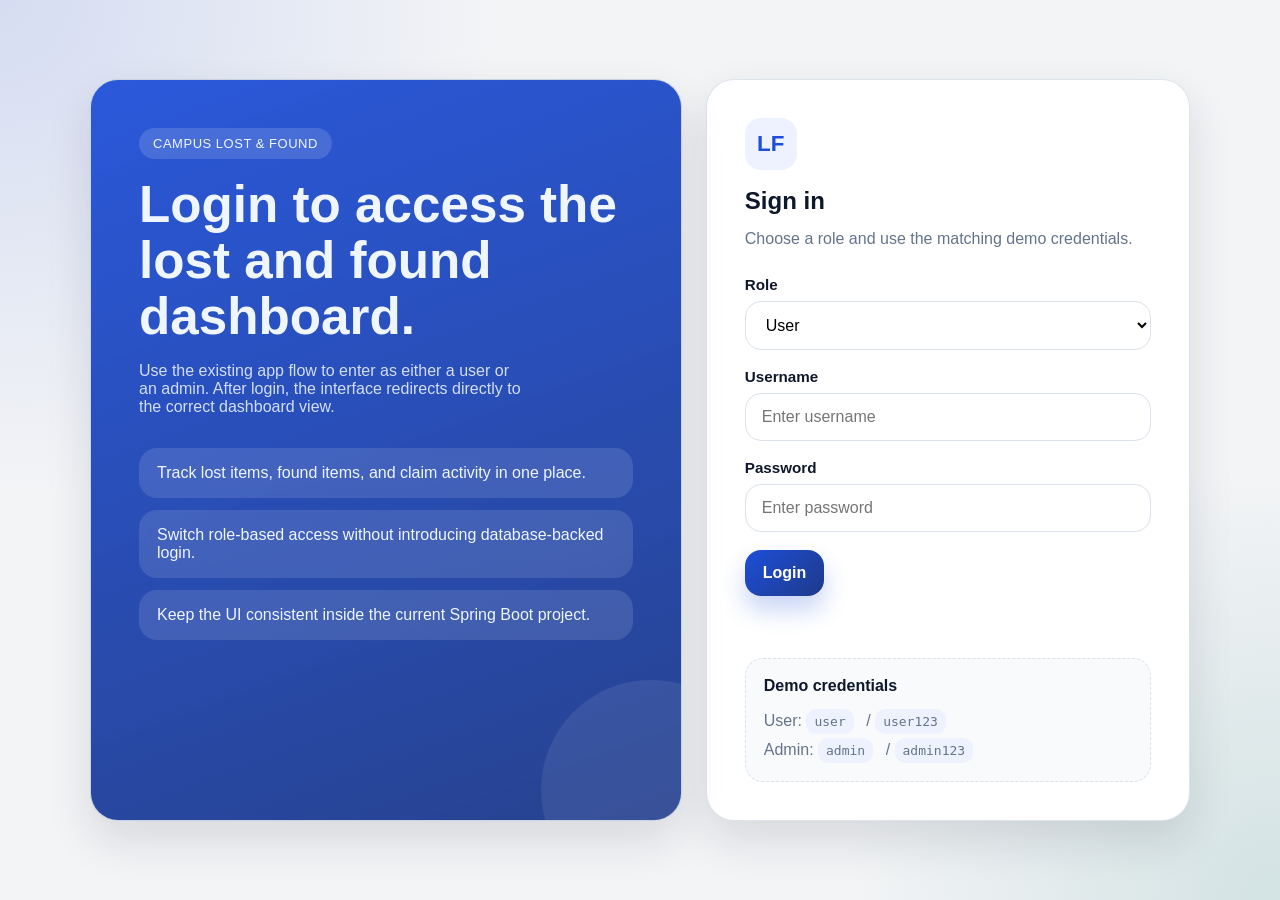
<file: src/main/resources/static/index.html>
<!DOCTYPE html>
<html lang="en">
<head>
  <meta charset="UTF-8">
  <meta name="viewport" content="width=device-width, initial-scale=1.0">
  <title>Lost & Found Login</title>
  <link rel="stylesheet" href="css/app.css">
</head>
<body>
  <main class="page-shell">
    <section class="auth-layout">
      <article class="hero-panel">
        <span class="eyebrow">Campus Lost & Found</span>
        <h1>Login to access the lost and found dashboard.</h1>
        <p>
          Use the existing app flow to enter as either a user or an admin. After login,
          the interface redirects directly to the correct dashboard view.
        </p>

        <div class="feature-list">
          <div class="feature-item">Track lost items, found items, and claim activity in one place.</div>
          <div class="feature-item">Switch role-based access without introducing database-backed login.</div>
          <div class="feature-item">Keep the UI consistent inside the current Spring Boot project.</div>
        </div>
      </article>

      <article class="form-panel">
        <div class="brand-mark">LF</div>
        <h2>Sign in</h2>
        <p>Choose a role and use the matching demo credentials.</p>

        <form id="loginForm" class="login-form">
          <div class="field-group">
            <label for="role">Role</label>
            <select id="role" required>
              <option value="user">User</option>
              <option value="admin">Admin</option>
            </select>
          </div>

          <div class="field-group">
            <label for="username">Username</label>
            <input id="username" type="text" placeholder="Enter username" required>
          </div>

          <div class="field-group">
            <label for="password">Password</label>
            <input id="password" type="password" placeholder="Enter password" required>
          </div>

          <div class="button-row">
            <button class="primary-btn" type="submit">Login</button>
          </div>

          <p id="loginStatus" class="status-message" aria-live="polite"></p>
        </form>

        <div class="credential-box">
          <strong>Demo credentials</strong>
          <div class="credential-note">User: <code>user</code> / <code>user123</code></div>
          <div class="credential-note">Admin: <code>admin</code> / <code>admin123</code></div>
        </div>
      </article>
    </section>
  </main>

  <script src="js/auth.js"></script>
</body>
</html>
</file>
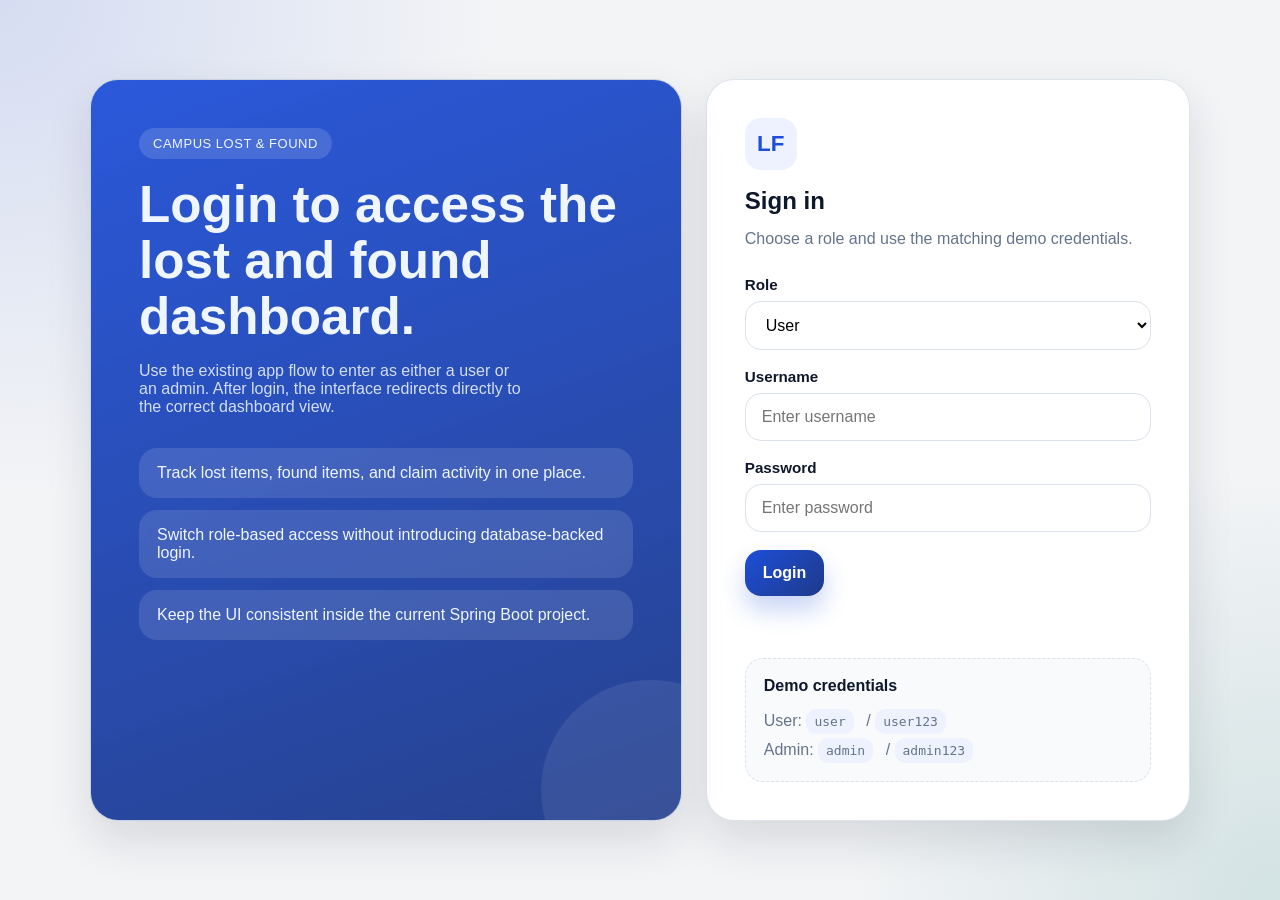
<file: src/main/resources/templates/index.html>
<!DOCTYPE html>
<html lang="en">
<head>
  <meta charset="UTF-8">
  <meta name="viewport" content="width=device-width, initial-scale=1.0">
  <title>Lost & Found Login</title>
  <link rel="stylesheet" href="../static/css/app.css">
</head>
<body>
  <main class="page-shell">
    <section class="auth-layout">
      <article class="hero-panel">
        <span class="eyebrow">Campus Lost & Found</span>
        <h1>Login to access the lost and found dashboard.</h1>
        <p>
          Use the existing app flow to enter as either a user or an admin. After login,
          the interface redirects directly to the correct dashboard view.
        </p>

        <div class="feature-list">
          <div class="feature-item">Track lost items, found items, and claim activity in one place.</div>
          <div class="feature-item">Switch role-based access without introducing database-backed login.</div>
          <div class="feature-item">Keep the UI consistent inside the current Spring Boot project.</div>
        </div>
      </article>

      <article class="form-panel">
        <div class="brand-mark">LF</div>
        <h2>Sign in</h2>
        <p>Choose a role and use the matching demo credentials.</p>

        <form id="loginForm" class="login-form">
          <div class="field-group">
            <label for="role">Role</label>
            <select id="role" required>
              <option value="user">User</option>
              <option value="admin">Admin</option>
            </select>
          </div>

          <div class="field-group">
            <label for="username">Username</label>
            <input id="username" type="text" placeholder="Enter username" required>
          </div>

          <div class="field-group">
            <label for="password">Password</label>
            <input id="password" type="password" placeholder="Enter password" required>
          </div>

          <div class="button-row">
            <button class="primary-btn" type="submit">Login</button>
          </div>

          <p id="loginStatus" class="status-message" aria-live="polite"></p>
        </form>

        <div class="credential-box">
          <strong>Demo credentials</strong>
          <div class="credential-note">User: <code>user</code> / <code>user123</code></div>
          <div class="credential-note">Admin: <code>admin</code> / <code>admin123</code></div>
        </div>
      </article>
    </section>
  </main>

  <script src="../static/auth.js"></script>
</body>
</html>
</file>
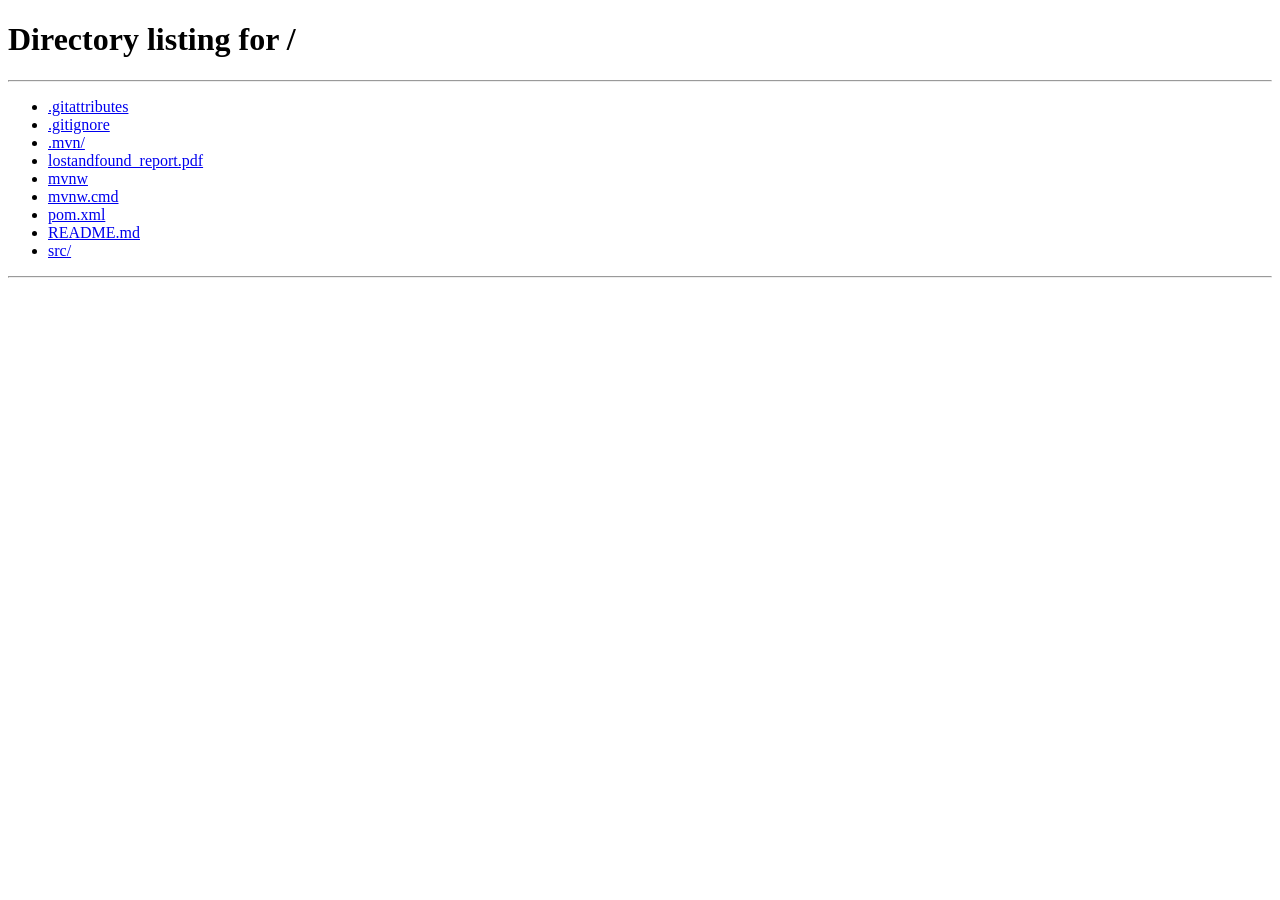
<file: src/main/resources/templates/dashboard.html>
<!DOCTYPE html>
<html lang="en" xmlns:th="http://www.thymeleaf.org">
<head>
  <meta charset="UTF-8">
  <meta name="viewport" content="width=device-width, initial-scale=1.0">
  <title>Lost & Found Dashboard</title>

  <!-- ✅ FIXED CSS PATH -->
  <link rel="stylesheet" th:href="@{/css/app.css}">
</head>

<body>
<main id="dashboardRoot" class="page-shell">
  <section class="dashboard-layout">
    <article class="dashboard-panel">

      <header class="dashboard-header">
        <div>
          <span class="eyebrow">Dashboard</span>
          <h1><span id="roleTitle">User</span> dashboard</h1>
          <p id="dashboardSubtitle" class="dashboard-subtitle"></p>
        </div>

        <div class="button-row">
          <span id="roleChip" class="role-chip">User</span>
          <button id="logoutButton" class="secondary-btn" type="button">Logout</button>
        </div>
      </header>

      <!-- ACTION CARDS -->
      <section id="actionGrid" class="card-grid"></section>

    </article>
  </section>
</main>

<!-- ✅ FIXED JS PATH -->
<script th:src="@{/js/auth.js}"></script>

<!-- 🔥 ADD THIS SCRIPT -->
<script>
  document.addEventListener("DOMContentLoaded", () => {

    const credentials = {
      user: {
        displayName: "User",
        actions: [
          { icon: "📝", title: "Report lost item", description: "Submit lost item details" },
          { icon: "📦", title: "Report found item", description: "Submit found item details" },
          { icon: "🔎", title: "Search items", description: "Browse all items" },
          { icon: "🙋", title: "Claim item", description: "Claim your item" }
        ]
      },
      admin: {
        displayName: "Admin",
        actions: [
          { icon: "✅", title: "Verify claims", description: "Verify ownership" },
          { icon: "⚖️", title: "Approve / reject claims", description: "Approve or reject" },
          { icon: "🗂️", title: "Manage items", description: "Manage system data" }
        ]
      }
    };

    // GET SESSION
    const session = JSON.parse(sessionStorage.getItem("lostfoundSession"));

    if (!session) {
      window.location.href = "/";
      return;
    }

    const account = credentials[session.role];

    // SET HEADER
    document.getElementById("roleTitle").textContent = account.displayName;
    document.getElementById("roleChip").textContent = account.displayName;

    document.getElementById("dashboardSubtitle").textContent =
            session.role === "admin"
                    ? "Admin control panel"
                    : "User dashboard";

    // CREATE CARDS
    const cardGrid = document.getElementById("actionGrid");
    cardGrid.innerHTML = "";

    account.actions.forEach((action) => {
      const card = document.createElement("article");
      card.className = "action-card";

      card.innerHTML = `
          <div class="action-icon">${action.icon}</div>
          <h3>${action.title}</h3>
          <p>${action.description}</p>
        `;

      // 🔥 IMPORTANT: NAVIGATION
      card.addEventListener("click", () => {
        window.location.href = "/lost-items";
      });

      cardGrid.appendChild(card);
    });

    // LOGOUT
    document.getElementById("logoutButton").addEventListener("click", () => {
      sessionStorage.removeItem("lostfoundSession");
      window.location.href = "/";
    });

  });
</script>

</body>
</html>
</file>
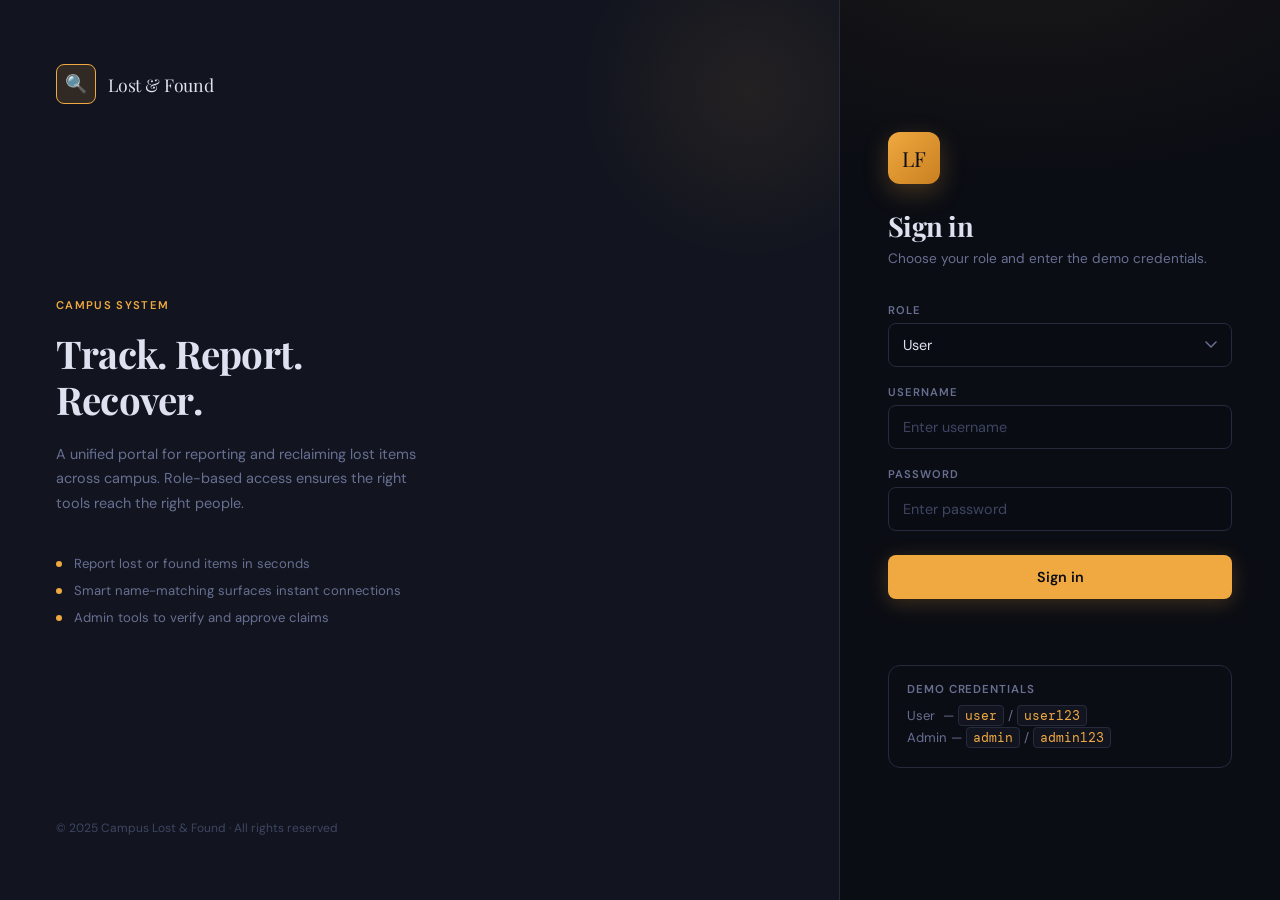
<file: src/main/resources/templates/lost-items.html>
<!DOCTYPE html>
<html lang="en" xmlns:th="http://www.thymeleaf.org">
<head>
    <meta charset="UTF-8">
    <meta name="viewport" content="width=device-width, initial-scale=1.0">
    <title>Lost &amp; Found</title>
    <link href="https://fonts.googleapis.com/css2?family=Playfair+Display:ital,wght@0,600;1,400&family=DM+Sans:wght@300;400;500;600&family=DM+Mono:wght@400&display=swap" rel="stylesheet">
    <style>
        *, *::before, *::after { box-sizing: border-box; margin: 0; padding: 0; }

        :root {
            --bg:           #0b0d14;
            --surface:      #12151f;
            --card:         #181c2a;
            --card-hi:      #1e2338;
            --border:       #252a3d;
            --border-hi:    #323857;
            --amber:        #f0a940;
            --amber-dim:    rgba(240,169,64,.14);
            --teal:         #3ecfb2;
            --teal-dim:     rgba(62,207,178,.13);
            --violet:       #9b8ffb;
            --violet-dim:   rgba(155,143,251,.13);
            --red:          #f06060;
            --red-dim:      rgba(240,96,96,.12);
            --text:         #dde1f0;
            --text-muted:   #686f92;
            --text-faint:   #3e4562;
            --input-bg:     rgba(10,12,20,.6);
            --radius-sm:    8px;
            --radius-md:    12px;
            --radius-lg:    18px;
            --radius-xl:    24px;
        }

        html { scroll-behavior: smooth; }

        body {
            font-family: 'DM Sans', sans-serif;
            background: var(--bg);
            color: var(--text);
            min-height: 100vh;
            background-image:
                    radial-gradient(ellipse 55% 38% at 80% -5%,  rgba(240,169,64,.06) 0%, transparent 65%),
                    radial-gradient(ellipse 40% 30% at 5%  90%, rgba(90,85,210,.055) 0%, transparent 60%);
        }

        /* ── VIEWS ── */
        .view { display: none; }
        .view.active { display: flex; flex-direction: column; min-height: 100vh; }

        /* ══════════════════════════════════════════
           LOGIN VIEW
        ══════════════════════════════════════════ */
        #view-login {
            flex-direction: row;
            min-height: 100vh;
        }

        .login-hero {
            flex: 1;
            background: var(--surface);
            border-right: 1px solid var(--border);
            padding: 64px 56px;
            display: flex;
            flex-direction: column;
            justify-content: space-between;
            position: relative;
            overflow: hidden;
        }
        .login-hero::after {
            content: '';
            position: absolute;
            top: -80px; right: -80px;
            width: 340px; height: 340px;
            border-radius: 50%;
            background: radial-gradient(circle, rgba(240,169,64,.08) 0%, transparent 70%);
            pointer-events: none;
        }

        .hero-logo {
            display: flex;
            align-items: center;
            gap: 12px;
        }
        .hero-logo-mark {
            width: 40px; height: 40px;
            background: var(--amber-dim);
            border: 1px solid var(--amber);
            border-radius: var(--radius-sm);
            display: grid; place-items: center;
            font-size: 18px;
        }
        .hero-logo-name {
            font-family: 'Playfair Display', serif;
            font-size: 1.1rem;
            letter-spacing: -.01em;
        }

        .hero-body { flex: 1; display: flex; flex-direction: column; justify-content: center; padding: 48px 0; }
        .hero-eyebrow {
            font-size: .7rem; font-weight: 600; letter-spacing: .12em;
            text-transform: uppercase; color: var(--amber);
            margin-bottom: 18px;
        }
        .hero-headline {
            font-family: 'Playfair Display', serif;
            font-size: clamp(1.8rem, 3vw, 2.6rem);
            line-height: 1.2;
            letter-spacing: -.02em;
            color: var(--text);
            margin-bottom: 20px;
            max-width: 380px;
        }
        .hero-desc { font-size: .9rem; color: var(--text-muted); line-height: 1.7; max-width: 360px; margin-bottom: 40px; }

        .feature-pills { display: flex; flex-direction: column; gap: 10px; }
        .feature-pill {
            display: flex; align-items: center; gap: 12px;
            font-size: .82rem; color: var(--text-muted);
        }
        .feature-pill::before {
            content: '';
            width: 6px; height: 6px; border-radius: 50%;
            background: var(--amber); flex-shrink: 0;
        }

        .hero-footer { font-size: .75rem; color: var(--text-faint); }

        /* -- form side -- */
        .login-form-side {
            width: 440px;
            padding: 64px 48px;
            display: flex;
            flex-direction: column;
            justify-content: center;
            gap: 0;
        }

        .form-brand { margin-bottom: 36px; }
        .brand-initials {
            width: 52px; height: 52px;
            background: linear-gradient(135deg, var(--amber) 0%, #c97f20 100%);
            border-radius: var(--radius-md);
            display: grid; place-items: center;
            font-family: 'Playfair Display', serif;
            font-size: 1.3rem;
            color: #0b0d14;
            margin-bottom: 24px;
            box-shadow: 0 8px 24px rgba(240,169,64,.25);
        }
        .form-title { font-family: 'Playfair Display', serif; font-size: 1.7rem; letter-spacing: -.02em; margin-bottom: 6px; }
        .form-subtitle { font-size: .85rem; color: var(--text-muted); }

        .login-form { display: flex; flex-direction: column; gap: 18px; }

        .field-wrap { display: flex; flex-direction: column; gap: 6px; }
        .field-label {
            font-size: .7rem; font-weight: 600; letter-spacing: .09em;
            text-transform: uppercase; color: var(--text-muted);
        }

        .field-input, .field-select {
            background: var(--input-bg);
            border: 1px solid var(--border);
            border-radius: var(--radius-sm);
            padding: 12px 14px;
            color: var(--text);
            font-family: 'DM Sans', sans-serif;
            font-size: .9rem;
            outline: none;
            width: 100%;
            transition: border-color .2s, box-shadow .2s;
            -webkit-appearance: none;
        }
        .field-input::placeholder { color: var(--text-faint); }
        .field-input:focus, .field-select:focus {
            border-color: var(--amber);
            box-shadow: 0 0 0 3px var(--amber-dim);
        }
        .field-select {
            cursor: pointer;
            background-image: url("data:image/svg+xml,%3Csvg xmlns='http://www.w3.org/2000/svg' width='12' height='8' viewBox='0 0 12 8'%3E%3Cpath d='M1 1l5 5 5-5' stroke='%23686f92' stroke-width='1.5' fill='none' stroke-linecap='round'/%3E%3C/svg%3E");
            background-repeat: no-repeat;
            background-position: right 14px center;
            padding-right: 36px;
        }
        .field-select option { background: #1e2235; color: var(--text); }

        .login-btn {
            margin-top: 6px;
            background: var(--amber);
            border: none;
            border-radius: var(--radius-sm);
            padding: 13px 24px;
            color: #0b0d14;
            font-family: 'DM Sans', sans-serif;
            font-size: .9rem; font-weight: 600;
            cursor: pointer;
            transition: opacity .18s, transform .15s, box-shadow .18s;
            box-shadow: 0 4px 20px rgba(240,169,64,.22);
        }
        .login-btn:hover { opacity: .92; transform: translateY(-1px); box-shadow: 0 8px 28px rgba(240,169,64,.3); }
        .login-btn:active { transform: translateY(0); }

        .login-status {
            font-size: .83rem; min-height: 20px;
            text-align: center; color: var(--red);
        }

        .demo-box {
            margin-top: 28px;
            border: 1px solid var(--border);
            border-radius: var(--radius-md);
            padding: 16px 18px;
        }
        .demo-box-title { font-size: .72rem; font-weight: 600; letter-spacing: .08em; text-transform: uppercase; color: var(--text-muted); margin-bottom: 10px; }
        .demo-cred { font-size: .82rem; color: var(--text-muted); margin-bottom: 5px; }
        .demo-cred code {
            font-family: 'DM Mono', monospace;
            font-size: .8rem;
            background: var(--surface);
            border: 1px solid var(--border);
            border-radius: 4px;
            padding: 1px 6px;
            color: var(--amber);
        }

        @media (max-width: 820px) {
            #view-login { flex-direction: column; }
            .login-hero { display: none; }
            .login-form-side { width: 100%; padding: 48px 28px; }
        }

        /* ══════════════════════════════════════════
           DASHBOARD VIEW
        ══════════════════════════════════════════ */
        #view-dashboard { padding: 40px 28px; }

        .dash-inner { max-width: 860px; margin: 0 auto; }

        .dash-topbar {
            display: flex; justify-content: space-between; align-items: flex-start;
            margin-bottom: 44px; padding-bottom: 28px;
            border-bottom: 1px solid var(--border);
        }

        .dash-eyebrow {
            font-size: .7rem; font-weight: 600; letter-spacing: .1em;
            text-transform: uppercase; color: var(--text-faint);
            margin-bottom: 6px;
        }
        .dash-headline {
            font-family: 'Playfair Display', serif;
            font-size: 2rem; letter-spacing: -.025em;
        }
        .dash-sub { font-size: .85rem; color: var(--text-muted); margin-top: 4px; }

        .dash-controls { display: flex; align-items: center; gap: 12px; }
        .role-badge {
            font-size: .75rem; font-weight: 600; letter-spacing: .06em;
            text-transform: uppercase;
            padding: 5px 12px;
            border-radius: 20px;
            background: var(--amber-dim);
            color: var(--amber);
            border: 1px solid rgba(240,169,64,.28);
        }
        .role-badge.admin { background: var(--violet-dim); color: var(--violet); border-color: rgba(155,143,251,.28); }

        .logout-btn {
            background: none;
            border: 1px solid var(--border);
            border-radius: var(--radius-sm);
            padding: 7px 16px;
            color: var(--text-muted);
            font-family: 'DM Sans', sans-serif;
            font-size: .82rem;
            cursor: pointer;
            transition: color .18s, border-color .18s;
        }
        .logout-btn:hover { color: var(--text); border-color: var(--border-hi); }

        .cards-section-label {
            font-size: .72rem; font-weight: 600; letter-spacing: .1em;
            text-transform: uppercase; color: var(--text-faint);
            margin-bottom: 18px;
        }
        .action-grid {
            display: grid;
            grid-template-columns: repeat(auto-fill, minmax(200px, 1fr));
            gap: 16px;
        }

        .action-card {
            background: var(--card);
            border: 1px solid var(--border);
            border-radius: var(--radius-lg);
            padding: 28px 22px 22px;
            cursor: pointer;
            display: flex; flex-direction: column; gap: 10px;
            position: relative; overflow: hidden;
            transition: transform .22s, border-color .22s, box-shadow .22s;
            animation: fadeUp .4s ease both;
        }
        .action-card:hover {
            transform: translateY(-4px);
            border-color: var(--border-hi);
            box-shadow: 0 14px 40px -10px rgba(0,0,0,.5);
        }
        .action-card:active { transform: translateY(-1px); }

        .ac-icon {
            width: 44px; height: 44px; border-radius: var(--radius-sm);
            display: grid; place-items: center; font-size: 20px;
            background: var(--amber-dim); border: 1px solid rgba(240,169,64,.2);
            margin-bottom: 4px;
        }
        .ac-icon.teal  { background: var(--teal-dim); border-color: rgba(62,207,178,.2); }
        .ac-icon.violet{ background: var(--violet-dim); border-color: rgba(155,143,251,.2); }
        .ac-icon.red   { background: var(--red-dim); border-color: rgba(240,96,96,.2); }

        .ac-title { font-weight: 500; font-size: .9rem; }
        .ac-desc  { font-size: .78rem; color: var(--text-muted); line-height: 1.5; }

        .ac-arrow {
            font-size: .72rem; color: var(--amber); margin-top: 6px;
            opacity: 0; transform: translateY(3px);
            transition: opacity .18s, transform .18s;
        }
        .action-card:hover .ac-arrow { opacity: 1; transform: translateY(0); }
        .action-card.teal-card:hover .ac-arrow  { color: var(--teal); }
        .action-card.violet-card:hover .ac-arrow{ color: var(--violet); }
        .action-card.red-card:hover .ac-arrow   { color: var(--red); }
        .action-card.teal-card:hover   { border-color: rgba(62,207,178,.35);  box-shadow: 0 14px 40px -10px rgba(0,0,0,.5), 0 0 0 1px rgba(62,207,178,.1); }
        .action-card.violet-card:hover { border-color: rgba(155,143,251,.35); box-shadow: 0 14px 40px -10px rgba(0,0,0,.5), 0 0 0 1px rgba(155,143,251,.1); }
        .action-card.red-card:hover    { border-color: rgba(240,96,96,.35);   box-shadow: 0 14px 40px -10px rgba(0,0,0,.5), 0 0 0 1px rgba(240,96,96,.1); }

        /* ══════════════════════════════════════════
           LOST & FOUND APP VIEW
        ══════════════════════════════════════════ */
        #view-app { padding: 40px 28px; }
        .app-inner { max-width: 860px; margin: 0 auto; display: flex; flex-direction: column; gap: 28px; }

        .app-topbar {
            display: flex; justify-content: space-between; align-items: center;
            padding-bottom: 24px; border-bottom: 1px solid var(--border);
        }
        .app-back {
            background: none; border: 1px solid var(--border); border-radius: var(--radius-sm);
            padding: 7px 16px; color: var(--text-muted);
            font-family: 'DM Sans', sans-serif; font-size: .82rem;
            cursor: pointer; transition: color .18s, border-color .18s;
            display: flex; align-items: center; gap: 6px;
        }
        .app-back:hover { color: var(--text); border-color: var(--border-hi); }

        .app-title-row { display: flex; align-items: center; gap: 12px; }
        .app-icon {
            width: 40px; height: 40px; background: var(--amber-dim);
            border: 1px solid rgba(240,169,64,.35); border-radius: var(--radius-sm);
            display: grid; place-items: center; font-size: 18px;
        }
        .app-heading { font-family: 'Playfair Display', serif; font-size: 1.5rem; letter-spacing: -.02em; }

        /* Tab nav */
        .tab-bar {
            display: flex; gap: 4px;
            background: var(--surface);
            border: 1px solid var(--border);
            border-radius: var(--radius-md);
            padding: 4px;
            align-self: flex-start;
        }
        .tab-btn {
            background: none; border: none; border-radius: var(--radius-sm);
            padding: 9px 20px; font-family: 'DM Sans', sans-serif;
            font-size: .85rem; color: var(--text-muted);
            cursor: pointer; transition: background .18s, color .18s;
            white-space: nowrap;
        }
        .tab-btn.active { background: var(--card-hi); color: var(--text); font-weight: 500; }
        .tab-btn:hover:not(.active) { color: var(--text); }

        /* Panels */
        .tab-panel { display: none; }
        .tab-panel.active { display: flex; flex-direction: column; gap: 24px; animation: fadeUp .35s ease both; }

        /* Form card */
        .form-card {
            background: var(--card);
            border: 1px solid var(--border);
            border-radius: var(--radius-lg);
            padding: 32px;
        }
        .card-section-title {
            font-size: .72rem; font-weight: 600; letter-spacing: .1em;
            text-transform: uppercase; margin-bottom: 22px;
        }
        .card-section-title.amber { color: var(--amber); }
        .card-section-title.teal  { color: var(--teal);  }

        .form-grid { display: grid; grid-template-columns: 1fr 1fr; gap: 18px; }
        @media (max-width: 600px) { .form-grid { grid-template-columns: 1fr; } }
        .form-group { display: flex; flex-direction: column; gap: 6px; }
        .form-group.span2 { grid-column: 1 / -1; }
        .form-group label { font-size: .7rem; font-weight: 600; letter-spacing: .09em; text-transform: uppercase; color: var(--text-muted); }
        .form-group input {
            background: var(--input-bg);
            border: 1px solid var(--border);
            border-radius: var(--radius-sm);
            padding: 11px 14px;
            color: var(--text); font-family: 'DM Sans', sans-serif;
            font-size: .9rem; outline: none; width: 100%;
            transition: border-color .2s, box-shadow .2s;
        }
        .form-group input::placeholder { color: var(--text-faint); }
        .form-group input:focus { border-color: var(--amber); box-shadow: 0 0 0 3px var(--amber-dim); }
        #panel-found .form-group input:focus { border-color: var(--teal); box-shadow: 0 0 0 3px var(--teal-dim); }

        .form-footer { margin-top: 24px; display: flex; justify-content: flex-end; }
        .submit-btn {
            border: none; border-radius: var(--radius-sm);
            padding: 12px 28px;
            font-family: 'DM Sans', sans-serif; font-size: .88rem; font-weight: 600;
            cursor: pointer; transition: opacity .18s, transform .15s, box-shadow .18s;
        }
        .submit-btn.amber { background: var(--amber); color: #0b0d14; box-shadow: 0 4px 18px rgba(240,169,64,.22); }
        .submit-btn.teal  { background: var(--teal);  color: #0b0d14; box-shadow: 0 4px 18px rgba(62,207,178,.2); }
        .submit-btn:hover  { opacity: .9; transform: translateY(-1px); }
        .submit-btn:active { transform: translateY(0); }

        /* Browse tables */
        .browse-card {
            background: var(--card); border: 1px solid var(--border);
            border-radius: var(--radius-lg); overflow: hidden;
        }
        .browse-card-header {
            padding: 20px 24px 16px;
            border-bottom: 1px solid var(--border);
        }

        .table-scroll { overflow-x: visible; }
        table { width: 100%; border-collapse: collapse; font-size: .86rem; }
        thead th {
            padding: 11px 16px;
            text-align: left; font-size: .7rem; font-weight: 600;
            letter-spacing: .08em; text-transform: uppercase;
            white-space: normal;
        }
        .browse-card.amber-card thead th { color: var(--amber); background: rgba(240,169,64,.05); }
        .browse-card.teal-card  thead th { color: var(--teal);  background: rgba(62,207,178,.05);  }
        tbody tr { border-top: 1px solid var(--border); transition: background .14s; }
        tbody tr:hover { background: rgba(255,255,255,.025); }
        tbody td { padding: 12px 16px; vertical-align: middle; }
        tbody td:first-child { color: var(--text-muted); font-size: .8rem; font-family: 'DM Mono', monospace; }

        .status-pill {
            display: inline-block; padding: 3px 10px;
            border-radius: 20px; font-size: .73rem; font-weight: 500;
            background: var(--amber-dim); color: var(--amber);
            border: 1px solid rgba(240,169,64,.25);
        }

        .claim-btn {
            background: none; border: 1px solid var(--border);
            border-radius: 6px; padding: 5px 12px;
            color: var(--teal); font-family: 'DM Sans', sans-serif;
            font-size: .78rem; cursor: pointer;
            transition: background .15s, border-color .15s;
        }
        .claim-btn:hover { background: var(--teal-dim); border-color: rgba(62,207,178,.35); }
        .claim-btn:disabled { opacity: .4; cursor: not-allowed; }

        .divider {
            display: flex; align-items: center; gap: 16px;
            color: var(--text-faint); font-size: .7rem; letter-spacing: .1em; text-transform: uppercase;
        }
        .divider::before, .divider::after {
            content: ''; flex: 1; height: 1px; background: var(--border);
        }

        /* ── Shared animations ── */
        @keyframes fadeUp {
            from { opacity: 0; transform: translateY(14px); }
            to   { opacity: 1; transform: translateY(0); }
        }

        /* ── Notification toast ── */
        #toast {
            position: fixed; bottom: 28px; left: 50%; transform: translateX(-50%) translateY(20px);
            background: var(--card-hi); border: 1px solid var(--border-hi);
            border-radius: var(--radius-md); padding: 13px 22px;
            font-size: .875rem; color: var(--text);
            box-shadow: 0 16px 48px rgba(0,0,0,.55);
            opacity: 0; pointer-events: none;
            transition: opacity .25s, transform .25s;
            z-index: 999; white-space: nowrap;
        }
        #toast.show { opacity: 1; transform: translateX(-50%) translateY(0); }
        #toast.success { border-color: rgba(62,207,178,.4); color: var(--teal); }
        #toast.match   { border-color: rgba(240,169,64,.4); color: var(--amber); }
        #toast.error   { border-color: rgba(240,96,96,.4);  color: var(--red);   }

        /* ── Empty state ── */
        .empty-state {
            padding: 40px 16px; text-align: center;
            color: var(--text-faint); font-size: .85rem;
        }
    </style>
</head>
<body>

<!-- ════════════════════════════════
     LOGIN VIEW
════════════════════════════════ -->
<div id="view-login" class="view active">

    <div class="login-hero">
        <div class="hero-logo">
            <div class="hero-logo-mark">🔍</div>
            <span class="hero-logo-name">Lost &amp; Found</span>
        </div>

        <div class="hero-body">
            <div class="hero-eyebrow">Campus System</div>
            <h1 class="hero-headline">Track. Report. Recover.</h1>
            <p class="hero-desc">
                A unified portal for reporting and reclaiming lost items across campus.
                Role-based access ensures the right tools reach the right people.
            </p>
            <div class="feature-pills">
                <div class="feature-pill">Report lost or found items in seconds</div>
                <div class="feature-pill">Smart name-matching surfaces instant connections</div>
                <div class="feature-pill">Admin tools to verify and approve claims</div>
            </div>
        </div>

        <div class="hero-footer">© 2025 Campus Lost &amp; Found · All rights reserved</div>
    </div>

    <div class="login-form-side">
        <div class="form-brand">
            <div class="brand-initials">LF</div>
            <h2 class="form-title">Sign in</h2>
            <p class="form-subtitle">Choose your role and enter the demo credentials.</p>
        </div>

        <div class="login-form">
            <div class="field-wrap">
                <label class="field-label" for="role">Role</label>
                <select class="field-select" id="role">
                    <option value="user">User</option>
                    <option value="admin">Admin</option>
                </select>
            </div>

            <div class="field-wrap">
                <label class="field-label" for="username">Username</label>
                <input class="field-input" id="username" type="text" placeholder="Enter username" autocomplete="off">
            </div>

            <div class="field-wrap">
                <label class="field-label" for="password">Password</label>
                <input class="field-input" id="password" type="password" placeholder="Enter password">
            </div>

            <button class="login-btn" id="loginBtn" type="button">Sign in</button>
            <p class="login-status" id="loginStatus"></p>
        </div>

        <div class="demo-box">
            <div class="demo-box-title">Demo credentials</div>
            <div class="demo-cred">User &nbsp;— <code>user</code> / <code>user123</code></div>
            <div class="demo-cred">Admin — <code>admin</code> / <code>admin123</code></div>
        </div>
    </div>

</div>

<!-- ════════════════════════════════
     DASHBOARD VIEW
════════════════════════════════ -->
<div id="view-dashboard" class="view">
    <div class="dash-inner">
        <div class="dash-topbar">
            <div>
                <div class="dash-eyebrow">Dashboard</div>
                <h2 class="dash-headline" id="dashTitle">Welcome</h2>
                <p class="dash-sub" id="dashSub"></p>
            </div>
            <div class="dash-controls">
                <span class="role-badge" id="roleBadge">User</span>
                <button class="logout-btn" id="logoutBtn" type="button">Log out</button>
            </div>
        </div>

        <div class="cards-section-label">Quick actions</div>
        <div class="action-grid" id="actionGrid"></div>
    </div>
</div>

<!-- ════════════════════════════════
     APP VIEW (Lost & Found)
════════════════════════════════ -->
<div id="view-app" class="view">
    <div class="app-inner">

        <!-- topbar -->
        <div class="app-topbar">
            <div class="app-title-row">
                <div class="app-icon">🔍</div>
                <h2 class="app-heading">Lost &amp; Found</h2>
            </div>
            <button class="app-back" id="appBackBtn" type="button">← Dashboard</button>
        </div>

        <!-- tab nav -->
        <div class="tab-bar">
            <button class="tab-btn active" type="button" data-tab="panel-lost">🪪 Report Lost</button>
            <button class="tab-btn" type="button" data-tab="panel-found">📦 Report Found</button>
            <button class="tab-btn" type="button" data-tab="panel-browse">📋 Browse All</button>
            <button class="tab-btn" type="button" data-tab="panel-claims" id="claimsTabBtn" style="display:none">⚖️ Review Claims</button>
            <button class="tab-btn" type="button" data-tab="panel-manage" id="manageTabBtn" style="display:none">🗂️ Manage Items</button>
            <button class="tab-btn" type="button" data-tab="panel-analytics" id="analyticsTabBtn" style="display:none">📊 Analytics</button>
        </div>

        <!-- ── LOST PANEL ── -->
        <div class="tab-panel active" id="panel-lost">
            <div class="form-card">
                <div class="card-section-title amber">Report a Lost Item</div>
                <div class="form-grid">
                    <div class="form-group">
                        <label for="lost-name">Item name</label>
                        <input type="text" id="lost-name" placeholder="e.g. Black Wallet">
                    </div>
                    <div class="form-group">
                        <label for="lost-reportedBy">Your name</label>
                        <input type="text" id="lost-reportedBy" placeholder="Full name">
                    </div>
                    <div class="form-group">
                        <label for="lost-location">Last seen location</label>
                        <input type="text" id="lost-location" placeholder="Where was it lost?">
                    </div>
                    <div class="form-group">
                        <label for="lost-description">Description</label>
                        <input type="text" id="lost-description" placeholder="Colour, brand, details…">
                    </div>
                </div>
                <div class="form-footer">
                    <button class="submit-btn amber" type="button" onclick="submitLostItem()">Submit Report</button>
                </div>
            </div>
        </div>

        <!-- ── FOUND PANEL ── -->
        <div class="tab-panel" id="panel-found">
            <div class="form-card">
                <div class="card-section-title teal">Report a Found Item</div>
                <div class="form-grid">
                    <div class="form-group">
                        <label for="found-name">Item name</label>
                        <input type="text" id="found-name" placeholder="e.g. Blue Umbrella">
                    </div>
                    <div class="form-group">
                        <label for="found-location">Found at</label>
                        <input type="text" id="found-location" placeholder="Where was it found?">
                    </div>
                    <div class="form-group span2">
                        <label for="found-description">Description</label>
                        <input type="text" id="found-description" placeholder="Colour, brand, condition…">
                    </div>
                </div>
                <div class="form-footer">
                    <button class="submit-btn teal" type="button" onclick="submitFoundItem()">Submit Found Item</button>
                </div>
            </div>
        </div>

        <!-- ── BROWSE PANEL ── -->
        <div class="tab-panel" id="panel-browse">

            <div class="browse-card amber-card">
                <div class="browse-card-header">
                    <div class="card-section-title amber" style="margin-bottom:0">All Lost Items</div>
                </div>
                <div class="table-scroll">
                    <table>
                        <thead>
                        <tr><th>ID</th><th>Name</th><th>Description</th><th>Location</th><th>Status</th><th>Reported By</th></tr>
                        </thead>
                        <tbody id="lost-tbody">
                        <!-- Thymeleaf server-render -->
                        <tr th:each="item : ${items}">
                            <td th:text="${item.id}"></td>
                            <td th:text="${item.name}"></td>
                            <td th:text="${item.description}"></td>
                            <td th:text="${item.location}"></td>
                            <td><span class="status-pill" th:text="${item.status}"></span></td>
                            <td th:text="${item.reportedBy}"></td>
                        </tr>
                        </tbody>
                    </table>
                </div>
            </div>

            <div class="divider">Found Items</div>

            <div class="browse-card teal-card">
                <div class="browse-card-header">
                    <div class="card-section-title teal" style="margin-bottom:0">All Found Items</div>
                </div>
                <div class="table-scroll">
                    <table>
                        <thead>
                        <tr><th>ID</th><th>Name</th><th>Description</th><th>Location</th><th>Action</th></tr>
                        </thead>
                        <tbody id="found-tbody">
                        <!-- Thymeleaf server-render -->
                        <tr th:each="item : ${foundItems}">
                            <td th:text="${item.id}"></td>
                            <td th:text="${item.name}"></td>
                            <td th:text="${item.description}"></td>
                            <td th:text="${item.location}"></td>
                            <td>
                                <span th:id="'status-' + ${item.id}" style="font-size:.78rem;color:var(--text-muted)">—</span><br>
                                <button class="claim-btn" th:id="'btn-' + ${item.id}"
                                        th:attr="onclick=|claimItem(${item.id})|">
                                    Claim
                                </button>
                            </td>
                        </tr>
                        </tbody>
                    </table>
                </div>
            </div>

        </div><!-- /panel-browse -->

        <div class="tab-panel" id="panel-claims">
            <div class="browse-card violet-card">
                <div class="browse-card-header">
                    <div class="card-section-title" style="margin-bottom:0;color:var(--violet)">Claim Review Queue</div>
                </div>
                <div class="table-scroll">
                    <table>
                        <thead>
                        <tr><th>Claim ID</th><th>Match</th><th>Found Item</th><th>User</th><th>Proof</th><th>Status</th><th>Action</th></tr>
                        </thead>
                        <tbody id="claims-tbody">
                        <tr>
                            <td colspan="7" style="padding:18px 16px;color:var(--text-muted)">No claims submitted yet.</td>
                        </tr>
                        </tbody>
                    </table>
                </div>
            </div>
        </div>

        <div class="tab-panel" id="panel-manage">
            <div class="browse-card amber-card">
                <div class="browse-card-header">
                    <div class="card-section-title amber" style="margin-bottom:0">Manage Lost Items</div>
                </div>
                <div class="table-scroll">
                    <table>
                        <thead>
                        <tr><th>ID</th><th>Name</th><th>Reported By</th><th>Status</th><th>Action</th></tr>
                        </thead>
                        <tbody id="manage-lost-tbody">
                        <tr>
                            <td colspan="5" style="padding:18px 16px;color:var(--text-muted)">Loading lost items...</td>
                        </tr>
                        </tbody>
                    </table>
                </div>
            </div>

            <div class="browse-card teal-card">
                <div class="browse-card-header">
                    <div class="card-section-title teal" style="margin-bottom:0">Manage Found Items</div>
                </div>
                <div class="table-scroll">
                    <table>
                        <thead>
                        <tr><th>ID</th><th>Name</th><th>Location</th><th>Status</th><th>Action</th></tr>
                        </thead>
                        <tbody id="manage-found-tbody">
                        <tr>
                            <td colspan="5" style="padding:18px 16px;color:var(--text-muted)">Loading found items...</td>
                        </tr>
                        </tbody>
                    </table>
                </div>
            </div>
        </div>

        <div class="tab-panel" id="panel-analytics">
            <div class="action-grid" id="analyticsGrid"></div>
            <div class="browse-card violet-card">
                <div class="browse-card-header">
                    <div class="card-section-title" style="margin-bottom:0;color:var(--violet)">System Snapshot</div>
                </div>
                <div style="padding:20px 24px;color:var(--text-muted);line-height:1.7" id="analyticsSummary">
                    Loading analytics...
                </div>
            </div>
        </div>

    </div>
</div>

<!-- Toast -->
<div id="toast"></div>

<script>
    /* ───────────────── CREDENTIALS ───────────────── */
    const CREDS = {
        user:  { pass: 'user123',  display: 'User',  subtitle: 'Browse, report, and claim your items.' },
        admin: { pass: 'admin123', display: 'Admin', subtitle: 'Manage, verify, and oversee all items.' }
    };

    const USER_ACTIONS = [
        { icon:'📝', color:'',        label:'Report Lost Item',  desc:'Submit details of something you lost.',  view:'lost'   },
        { icon:'📦', color:'teal',    label:'Report Found Item', desc:'Let others know you found something.',   view:'found'  },
        { icon:'🔎', color:'violet',  label:'Browse All Items',  desc:'View every reported item in one place.', view:'browse' },
        { icon:'🙋', color:'violet',  label:'Claim an Item',     desc:'Claim ownership of a found item.',       view:'browse' },
    ];

    const ADMIN_ACTIONS = [
        { icon:'✅', color:'teal',   label:'Verify Claims',         desc:'Check proof of ownership for claims.',      view:'claims' },
        { icon:'⚖️', color:'amber',  label:'Approve / Reject',      desc:'Finalise pending claim decisions.',          view:'claims' },
        { icon:'🗂️', color:'violet', label:'Manage Items',          desc:'Edit or remove items from the system.',      view:'manage' },
        { icon:'📊', color:'red',    label:'View Analytics',        desc:'Overview of activity and statistics.',       view:'analytics' },
    ];

    /* ───────────────── TOAST ───────────────── */
    let toastTimer;
    function toast(msg, type='success') {
        const el = document.getElementById('toast');
        el.textContent = msg;
        el.className = 'show ' + type;
        clearTimeout(toastTimer);
        toastTimer = setTimeout(() => { el.className = ''; }, 3200);
    }

    /* ───────────────── VIEW SWITCHING ───────────────── */
    function showView(id) {
        document.querySelectorAll('.view').forEach(v => v.classList.remove('active'));
        document.getElementById(id).classList.add('active');
        window.scrollTo({ top: 0, behavior: 'smooth' });
    }

    function getSession() {
        const raw = sessionStorage.getItem('lostfoundSession');
        return raw ? JSON.parse(raw) : null;
    }

    function getCurrentRole() {
        const session = getSession();
        return session ? session.role : null;
    }

    function activateTab(tabKey) {
        document.querySelectorAll('.tab-btn').forEach(b => b.classList.remove('active'));
        document.querySelectorAll('.tab-panel').forEach(p => p.classList.remove('active'));
        const targetTab = document.querySelector(`.tab-btn[data-tab="${tabKey}"]`);
        if (targetTab) {
            targetTab.classList.add('active');
        }
        const targetPanel = document.getElementById(tabKey);
        if (targetPanel) {
            targetPanel.classList.add('active');
        }

        if (tabKey === 'panel-claims' && getCurrentRole() === 'admin') {
            loadClaims();
        }

        if (tabKey === 'panel-browse') {
            configureBrowsePanel();
        }

        if (tabKey === 'panel-manage' && getCurrentRole() === 'admin') {
            loadManageItems();
        }

        if (tabKey === 'panel-analytics' && getCurrentRole() === 'admin') {
            loadAnalytics();
        }
    }

    /* ───────────────── TAB SWITCHING ───────────────── */
    function initTabs() {
        document.querySelectorAll('.tab-btn').forEach(btn => {
            btn.addEventListener('click', () => {
                activateTab(btn.dataset.tab);
            });
        });
    }

    /* ───────────────── LOGIN ───────────────── */
    document.getElementById('loginBtn').addEventListener('click', handleLogin);
    document.getElementById('password').addEventListener('keydown', e => { if (e.key === 'Enter') handleLogin(); });

    function handleLogin() {
        const role     = document.getElementById('role').value;
        const username = document.getElementById('username').value.trim();
        const password = document.getElementById('password').value;
        const status   = document.getElementById('loginStatus');

        if (!username || !password) {
            status.textContent = 'Please enter your username and password.';
            return;
        }

        const cred = CREDS[role];
        if (username !== role || password !== cred.pass) {
            status.textContent = 'Invalid credentials. Check the demo box below.';
            return;
        }

        status.textContent = '';
        sessionStorage.setItem('lostfoundSession', JSON.stringify({ role, username }));
        buildDashboard(role);
        showView('view-dashboard');
    }

    /* ───────────────── DASHBOARD ───────────────── */
    function buildDashboard(role) {
        const cred    = CREDS[role];
        const actions = role === 'admin' ? ADMIN_ACTIONS : USER_ACTIONS;
        const claimsTabBtn = document.getElementById('claimsTabBtn');
        const manageTabBtn = document.getElementById('manageTabBtn');
        const analyticsTabBtn = document.getElementById('analyticsTabBtn');

        if (claimsTabBtn) {
            claimsTabBtn.style.display = role === 'admin' ? 'inline-flex' : 'none';
        }
        if (manageTabBtn) {
            manageTabBtn.style.display = role === 'admin' ? 'inline-flex' : 'none';
        }
        if (analyticsTabBtn) {
            analyticsTabBtn.style.display = role === 'admin' ? 'inline-flex' : 'none';
        }

        document.getElementById('dashTitle').textContent = cred.display + ' Dashboard';
        document.getElementById('dashSub').textContent   = cred.subtitle;

        const badge = document.getElementById('roleBadge');
        badge.textContent = cred.display;
        badge.className   = 'role-badge' + (role === 'admin' ? ' admin' : '');

        const grid = document.getElementById('actionGrid');
        grid.innerHTML = '';

        actions.forEach((a, i) => {
            const card = document.createElement('div');
            const colorClass = a.color ? a.color + '-card' : '';
            card.className = 'action-card ' + colorClass;
            card.style.animationDelay = (i * 0.07) + 's';

            const iconColor = a.color || 'amber';
            card.innerHTML = `
        <div class="ac-icon ${iconColor}">${a.icon}</div>
        <div class="ac-title">${a.label}</div>
        <div class="ac-desc">${a.desc}</div>
        <div class="ac-arrow">Go →</div>
      `;

            card.addEventListener('click', () => {
                showView('view-app');
                const tabKey = {
                    lost:'panel-lost',
                    found:'panel-found',
                    browse:'panel-browse',
                    claims:'panel-claims',
                    manage:'panel-manage',
                    analytics:'panel-analytics'
                }[a.view] || 'panel-lost';
                activateTab(tabKey);
            });

            grid.appendChild(card);
        });
    }

    document.getElementById('logoutBtn').addEventListener('click', () => {
        sessionStorage.removeItem('lostfoundSession');
        showView('view-login');
    });

    document.getElementById('appBackBtn').addEventListener('click', () => {
        showView('view-dashboard');
    });

    /* ───────────────── SESSION RESTORE ───────────────── */
    window.addEventListener('DOMContentLoaded', () => {
        initTabs();
        const session = sessionStorage.getItem('lostfoundSession');
        if (session) {
            const { role } = JSON.parse(session);
            buildDashboard(role);
            showView('view-dashboard');
        }
    });

    /* ───────────────── LOST ITEM SUBMIT ───────────────── */
    async function submitLostItem() {
        const name        = document.getElementById('lost-name').value.trim();
        const reportedBy  = document.getElementById('lost-reportedBy').value.trim();
        const location    = document.getElementById('lost-location').value.trim();
        const description = document.getElementById('lost-description').value.trim();

        if (!name || !reportedBy) { toast('Item name and your name are required.', 'error'); return; }

        try {
            const res   = await fetch('/add-item', {
                method: 'POST',
                headers: { 'Content-Type': 'application/json' },
                body: JSON.stringify({ name, reportedBy, location, description })
            });
            const saved = await res.json();

            const foundRes   = await fetch('/found-items');
            const foundItems = await foundRes.json();

            const match = foundItems.find(f =>
                f.name.toLowerCase().includes(name.toLowerCase()) ||
                name.toLowerCase().includes(f.name.toLowerCase())
            );

            if (match) {
                await fetch('/api/matches', {
                    method: 'POST',
                    headers: { 'Content-Type': 'application/json' },
                    body: JSON.stringify({ lostItemId: saved.id, foundItemId: match.id })
                });
                toast('🎉 Match found! Check Browse All.', 'match');
            } else {
                toast('Report saved. No match yet.', 'success');
            }

            ['lost-name','lost-reportedBy','lost-location','lost-description'].forEach(id => {
                document.getElementById(id).value = '';
            });

            setTimeout(() => window.location.reload(), 1600);
        } catch (err) {
            toast('Server error — please try again.', 'error');
        }
    }

    /* ───────────────── FOUND ITEM SUBMIT ───────────────── */
    async function submitFoundItem() {
        const name        = document.getElementById('found-name').value.trim();
        const location    = document.getElementById('found-location').value.trim();
        const description = document.getElementById('found-description').value.trim();

        if (!name) { toast('Item name is required.', 'error'); return; }

        try {
            const res   = await fetch('/found-items', {
                method: 'POST',
                headers: { 'Content-Type': 'application/json' },
                body: JSON.stringify({ name, location, description })
            });
            const saved = await res.json();

            const lostRes   = await fetch('/lost-items');
            const lostItems = await lostRes.json();

            const match = lostItems.find(l =>
                l.name.toLowerCase().includes(name.toLowerCase()) ||
                name.toLowerCase().includes(l.name.toLowerCase())
            );

            if (match) {
                await fetch('/api/matches', {
                    method: 'POST',
                    headers: { 'Content-Type': 'application/json' },
                    body: JSON.stringify({ lostItemId: match.id, foundItemId: saved.id })
                });
                toast('🎉 Match found! Check Browse All.', 'match');
            } else {
                toast('Found item saved. No match yet.', 'success');
            }

            ['found-name','found-location','found-description'].forEach(id => {
                document.getElementById(id).value = '';
            });

            setTimeout(() => window.location.reload(), 1600);
        } catch (err) {
            toast('Server error — please try again.', 'error');
        }
    }

    /* ───────────────── CLAIM ───────────────── */
    async function claimItem(foundItemId) {
        try {
            const matchRes = await fetch('/api/matches');
            if (!matchRes.ok) {
                throw new Error('Unable to load matches');
            }
            const matches  = await matchRes.json();
            const match    = matches.find(m => String(m.foundItemId) === String(foundItemId));

            if (!match) { toast('No match found for this item.', 'error'); return; }

            const claimRes = await fetch('/claims', {
                method: 'POST',
                headers: { 'Content-Type': 'application/json' },
                body: JSON.stringify({ matchId: match.id, userId: 1, proof: 'Claimed via UI' })
            });
            if (!claimRes.ok) {
                throw new Error('Unable to submit claim');
            }

            const btn = document.getElementById('btn-' + foundItemId);
            if (btn) { btn.disabled = true; btn.textContent = 'Claimed ✔'; }

            const statusEl = document.getElementById('status-' + foundItemId);
            if (statusEl) { statusEl.textContent = 'Claimed'; statusEl.style.color = 'var(--teal)'; }

            toast('Claim submitted successfully!', 'success');
        } catch (err) {
            toast('Server error — please try again.', 'error');
        }
    }

    async function refreshClaimButtons() {
        if (getCurrentRole() !== 'user') {
            return;
        }

        try {
            const [matchesRes, claimsRes] = await Promise.all([
                fetch('/api/matches'),
                fetch('/claims')
            ]);

            if (!matchesRes.ok || !claimsRes.ok) {
                return;
            }

            const matches = await matchesRes.json();
            const claims = await claimsRes.json();

            document.querySelectorAll('[id^="btn-"]').forEach(btn => {
                const foundItemId = btn.id.replace('btn-', '');
                const statusEl = document.getElementById('status-' + foundItemId);
                const match = matches.find(item => String(item.foundItemId) === String(foundItemId));

                if (!match) {
                    btn.disabled = true;
                    btn.textContent = 'No Match Yet';
                    if (statusEl) {
                        statusEl.textContent = 'Waiting for match';
                        statusEl.style.color = 'var(--text-muted)';
                    }
                    return;
                }

                const existingClaim = claims.find(item => String(item.matchId) === String(match.id));
                if (existingClaim) {
                    btn.disabled = true;
                    btn.textContent = 'Claimed ✔';
                    if (statusEl) {
                        statusEl.textContent = existingClaim.status || 'PENDING';
                        statusEl.style.color = existingClaim.status === 'REJECTED' ? 'var(--red)' : 'var(--teal)';
                    }
                    return;
                }

                btn.disabled = false;
                btn.textContent = 'Claim';
                if (statusEl) {
                    statusEl.textContent = 'Matched';
                    statusEl.style.color = 'var(--amber)';
                }
            });
        } catch (err) {
            // Leave the server-rendered buttons as-is if background refresh fails.
        }
    }

    function configureBrowsePanel() {
        if (getCurrentRole() === 'admin') {
            document.querySelectorAll('[id^="btn-"]').forEach(btn => {
                btn.disabled = true;
                btn.textContent = 'Admin View';
            });

            document.querySelectorAll('[id^="status-"]').forEach(statusEl => {
                statusEl.textContent = 'Review in admin tools';
                statusEl.style.color = 'var(--violet)';
            });
            return;
        }

        refreshClaimButtons();
    }

    async function loadClaims() {
        if (getCurrentRole() !== 'admin') {
            return;
        }

        const tbody = document.getElementById('claims-tbody');
        tbody.innerHTML = `
            <tr>
                <td colspan="7" style="padding:18px 16px;color:var(--text-muted)">Loading claims...</td>
            </tr>
        `;

        try {
            const [claimsRes, matchesRes, foundRes] = await Promise.all([
                fetch('/claims'),
                fetch('/api/matches'),
                fetch('/found-items')
            ]);

            const claims = await claimsRes.json();
            const matches = await matchesRes.json();
            const foundItems = await foundRes.json();

            if (!claims.length) {
                tbody.innerHTML = `
                    <tr>
                        <td colspan="7" style="padding:18px 16px;color:var(--text-muted)">No claims submitted yet.</td>
                    </tr>
                `;
                return;
            }

            tbody.innerHTML = claims.map(claim => {
                const match = matches.find(item => item.id === claim.matchId);
                const foundItem = match ? foundItems.find(item => item.id === match.foundItemId) : null;
                const status = claim.status || 'PENDING';
                const isPending = status === 'PENDING';

                return `
                    <tr>
                        <td>${claim.id}</td>
                        <td>${claim.matchId}</td>
                        <td>${foundItem ? foundItem.name : 'Unknown item'}</td>
                        <td>${claim.userId}</td>
                        <td>${claim.proof || 'No proof submitted'}</td>
                        <td><span class="status-pill">${status}</span></td>
                        <td>
                            <button class="claim-btn" type="button" onclick="updateClaimStatus(${claim.id}, 'APPROVED')" ${isPending ? '' : 'disabled'}>Approve</button>
                            <button class="claim-btn" type="button" onclick="updateClaimStatus(${claim.id}, 'REJECTED')" ${isPending ? '' : 'disabled'} style="margin-left:8px;background:var(--red-dim);color:var(--red);border-color:rgba(240,96,96,.25)">Reject</button>
                        </td>
                    </tr>
                `;
            }).join('');
        } catch (err) {
            tbody.innerHTML = `
                <tr>
                    <td colspan="7" style="padding:18px 16px;color:var(--red)">Unable to load claims right now.</td>
                </tr>
            `;
        }
    }

    async function updateClaimStatus(claimId, status) {
        if (getCurrentRole() !== 'admin') {
            toast('Only admins can review claims.', 'error');
            return;
        }

        try {
            const res = await fetch(`/claims/verify/${claimId}?status=${status}`, {
                method: 'PUT'
            });

            if (!res.ok) {
                throw new Error('Failed to update claim');
            }

            toast(`Claim ${status.toLowerCase()} successfully.`, 'success');
            await loadClaims();
        } catch (err) {
            toast('Could not update claim status.', 'error');
        }
    }

    async function loadManageItems() {
        if (getCurrentRole() !== 'admin') {
            return;
        }

        const lostTbody = document.getElementById('manage-lost-tbody');
        const foundTbody = document.getElementById('manage-found-tbody');

        try {
            const [lostRes, foundRes, matchesRes, claimsRes] = await Promise.all([
                fetch('/lost-items'),
                fetch('/found-items'),
                fetch('/api/matches'),
                fetch('/claims')
            ]);

            if (!lostRes.ok || !foundRes.ok || !matchesRes.ok || !claimsRes.ok) {
                throw new Error('Unable to load items');
            }

            const [lostItems, foundItems, matches, claims] = await Promise.all([
                lostRes.json(),
                foundRes.json(),
                matchesRes.json(),
                claimsRes.json()
            ]);

            lostTbody.innerHTML = lostItems.length ? lostItems.map(item => `
                <tr>
                    <td>${item.id}</td>
                    <td>${item.name}</td>
                    <td>${item.reportedBy || 'Unknown'}</td>
                    <td><span class="status-pill">${item.status || 'REPORTED'}</span></td>
                    <td>${renderManageAction('lost', item.id, matches, claims)}</td>
                </tr>
            `).join('') : `
                <tr>
                    <td colspan="5" style="padding:18px 16px;color:var(--text-muted)">No lost items to manage.</td>
                </tr>
            `;

            foundTbody.innerHTML = foundItems.length ? foundItems.map(item => `
                <tr>
                    <td>${item.id}</td>
                    <td>${item.name}</td>
                    <td>${item.location || 'Unknown'}</td>
                    <td><span class="status-pill">${item.status || 'RECORDED'}</span></td>
                    <td>${renderManageAction('found', item.id, matches, claims)}</td>
                </tr>
            `).join('') : `
                <tr>
                    <td colspan="5" style="padding:18px 16px;color:var(--text-muted)">No found items to manage.</td>
                </tr>
            `;
        } catch (err) {
            lostTbody.innerHTML = `
                <tr>
                    <td colspan="5" style="padding:18px 16px;color:var(--red)">Unable to load lost items.</td>
                </tr>
            `;
            foundTbody.innerHTML = `
                <tr>
                    <td colspan="5" style="padding:18px 16px;color:var(--red)">Unable to load found items.</td>
                </tr>
            `;
        }
    }

    async function deleteItemRecord(type, id) {
        if (getCurrentRole() !== 'admin') {
            toast('Only admins can manage items.', 'error');
            return;
        }

        const endpoint = type === 'lost' ? `/lost-items/${id}` : `/found-items/${id}`;

        try {
            const res = await fetch(endpoint, { method: 'DELETE' });
            if (!res.ok) {
                throw new Error('Delete failed');
            }

            toast(`${type === 'lost' ? 'Lost' : 'Found'} item deleted.`, 'success');
            await Promise.all([loadManageItems(), loadAnalytics()]);
        } catch (err) {
            toast('Could not delete the selected item.', 'error');
        }
    }

    function renderManageAction(type, id, matches, claims) {
        const relatedMatches = matches.filter(match =>
            type === 'lost' ? String(match.lostItemId) === String(id) : String(match.foundItemId) === String(id)
        );
        const hasClaim = relatedMatches.some(match => claims.some(claim => String(claim.matchId) === String(match.id)));

        if (relatedMatches.length || hasClaim) {
            return '<span style="color:var(--text-muted);font-size:.78rem">Linked to match/claim</span>';
        }

        return `<button class="claim-btn" type="button" onclick="deleteItemRecord('${type}', ${id})">Delete</button>`;
    }

    async function loadAnalytics() {
        if (getCurrentRole() !== 'admin') {
            return;
        }

        const grid = document.getElementById('analyticsGrid');
        const summary = document.getElementById('analyticsSummary');

        try {
            const [lostRes, foundRes, claimsRes, matchesRes] = await Promise.all([
                fetch('/lost-items'),
                fetch('/found-items'),
                fetch('/claims'),
                fetch('/api/matches')
            ]);

            if (!lostRes.ok || !foundRes.ok || !claimsRes.ok || !matchesRes.ok) {
                throw new Error('Unable to load analytics');
            }

            const [lostItems, foundItems, claims, matches] = await Promise.all([
                lostRes.json(),
                foundRes.json(),
                claimsRes.json(),
                matchesRes.json()
            ]);

            const approvedClaims = claims.filter(item => item.status === 'APPROVED').length;
            const pendingClaims = claims.filter(item => !item.status || item.status === 'PENDING').length;
            const matchedItems = matches.filter(item => item.matchStatus === 'PENDING' || item.matchStatus === 'APPROVED').length;

            grid.innerHTML = [
                { icon: '🪪', label: 'Lost Reports', value: lostItems.length, color: '' },
                { icon: '📦', label: 'Found Reports', value: foundItems.length, color: 'teal' },
                { icon: '⚖️', label: 'Pending Claims', value: pendingClaims, color: 'amber' },
                { icon: '✅', label: 'Approved Claims', value: approvedClaims, color: 'violet' },
                { icon: '🔗', label: 'Active Matches', value: matchedItems, color: 'red' }
            ].map((card, index) => `
                <div class="action-card ${card.color ? card.color + '-card' : ''}" style="animation-delay:${index * 0.05}s;cursor:default">
                    <div class="ac-icon ${card.color || 'amber'}">${card.icon}</div>
                    <div class="ac-title">${card.label}</div>
                    <div class="ac-desc" style="font-size:1.5rem;color:var(--text)">${card.value}</div>
                </div>
            `).join('');

            summary.innerHTML = `
                <strong style="color:var(--text)">Overview</strong><br>
                There are ${lostItems.length} lost reports, ${foundItems.length} found reports, ${matches.length} matches, and ${claims.length} claims in the system.<br><br>
                ${pendingClaims} claims are still waiting for review. ${approvedClaims} claims have already been approved by an admin.
            `;
        } catch (err) {
            grid.innerHTML = `
                <div class="action-card red-card" style="cursor:default">
                    <div class="ac-icon red">!</div>
                    <div class="ac-title">Analytics unavailable</div>
                    <div class="ac-desc">The dashboard could not load system metrics.</div>
                </div>
            `;
            summary.textContent = 'Analytics could not be loaded right now.';
        }
    }
</script>

</body>
</html>
</file>
<file: src/main/resources/static/css/app.css>
* {
  box-sizing: border-box;
}

:root {
  --bg: #f3f4f6;
  --panel: #ffffff;
  --panel-soft: #eef2ff;
  --primary: #1d4ed8;
  --primary-dark: #1e3a8a;
  --accent: #0f766e;
  --text: #0f172a;
  --muted: #64748b;
  --border: #dbe2ea;
  --shadow: 0 20px 45px rgba(15, 23, 42, 0.12);
}

body {
  margin: 0;
  min-height: 100vh;
  font-family: "Segoe UI", Tahoma, Geneva, Verdana, sans-serif;
  color: var(--text);
  background:
    radial-gradient(circle at top left, rgba(29, 78, 216, 0.14), transparent 32%),
    radial-gradient(circle at bottom right, rgba(15, 118, 110, 0.14), transparent 28%),
    var(--bg);
}

a {
  color: inherit;
  text-decoration: none;
}

.page-shell {
  min-height: 100vh;
  display: grid;
  place-items: center;
  padding: 24px;
}

.auth-layout,
.dashboard-layout {
  width: min(1100px, 100%);
  display: grid;
  gap: 24px;
}

.auth-layout {
  grid-template-columns: 1.1fr 0.9fr;
  align-items: stretch;
}

.hero-panel,
.form-panel,
.dashboard-panel {
  background: var(--panel);
  border: 1px solid rgba(219, 226, 234, 0.9);
  border-radius: 28px;
  box-shadow: var(--shadow);
}

.hero-panel {
  padding: 48px;
  background:
    linear-gradient(160deg, rgba(29, 78, 216, 0.94), rgba(30, 58, 138, 0.96)),
    var(--panel);
  color: #eff6ff;
  position: relative;
  overflow: hidden;
}

.hero-panel::after {
  content: "";
  position: absolute;
  inset: auto -80px -80px auto;
  width: 220px;
  height: 220px;
  border-radius: 50%;
  background: rgba(255, 255, 255, 0.08);
}

.eyebrow {
  display: inline-flex;
  padding: 8px 14px;
  border-radius: 999px;
  background: rgba(255, 255, 255, 0.14);
  font-size: 13px;
  letter-spacing: 0.04em;
  text-transform: uppercase;
}

.hero-panel h1,
.form-panel h2,
.dashboard-header h1 {
  margin: 18px 0 12px;
  line-height: 1.1;
}

.hero-panel h1 {
  font-size: clamp(2.2rem, 4vw, 3.8rem);
}

.hero-panel p,
.form-panel p,
.dashboard-subtitle,
.role-label,
.credential-note,
.empty-state {
  color: var(--muted);
}

.hero-panel p {
  color: rgba(239, 246, 255, 0.86);
  font-size: 1rem;
  max-width: 44ch;
}

.feature-list {
  display: grid;
  gap: 12px;
  margin-top: 32px;
}

.feature-item {
  padding: 16px 18px;
  border-radius: 18px;
  background: rgba(255, 255, 255, 0.12);
  backdrop-filter: blur(6px);
}

.form-panel {
  padding: 38px;
}

.brand-mark {
  width: 52px;
  height: 52px;
  display: grid;
  place-items: center;
  border-radius: 16px;
  background: var(--panel-soft);
  color: var(--primary);
  font-size: 1.4rem;
  font-weight: 700;
}

.login-form {
  display: grid;
  gap: 18px;
  margin-top: 28px;
}

.field-group {
  display: grid;
  gap: 8px;
}

.field-group label {
  font-size: 0.95rem;
  font-weight: 600;
}

.field-group input,
.field-group select {
  width: 100%;
  padding: 14px 16px;
  border: 1px solid var(--border);
  border-radius: 16px;
  font: inherit;
  background: #fff;
  transition: border-color 0.2s ease, box-shadow 0.2s ease;
}

.field-group input:focus,
.field-group select:focus {
  outline: none;
  border-color: rgba(29, 78, 216, 0.7);
  box-shadow: 0 0 0 4px rgba(29, 78, 216, 0.12);
}

.button-row {
  display: flex;
  gap: 12px;
  align-items: center;
  flex-wrap: wrap;
}

.primary-btn,
.secondary-btn {
  border: 0;
  border-radius: 16px;
  padding: 14px 18px;
  font: inherit;
  font-weight: 700;
  cursor: pointer;
}

.primary-btn {
  background: linear-gradient(135deg, var(--primary), var(--primary-dark));
  color: #fff;
  box-shadow: 0 14px 24px rgba(29, 78, 216, 0.24);
}

.secondary-btn {
  background: #e2e8f0;
  color: var(--text);
}

.status-message {
  min-height: 24px;
  margin: 0;
  font-size: 0.95rem;
  font-weight: 600;
}

.status-message.error {
  color: #b91c1c;
}

.status-message.success {
  color: var(--accent);
}

.credential-box {
  margin-top: 20px;
  padding: 18px;
  border-radius: 18px;
  background: #f8fafc;
  border: 1px dashed var(--border);
}

.credential-box strong {
  display: block;
  margin-bottom: 10px;
}

.credential-box code {
  display: inline-block;
  padding: 5px 8px;
  margin: 4px 8px 0 0;
  border-radius: 10px;
  background: var(--panel-soft);
}

.dashboard-panel {
  padding: 32px;
}

.dashboard-header {
  display: flex;
  justify-content: space-between;
  align-items: flex-start;
  gap: 16px;
  margin-bottom: 28px;
}

.role-chip {
  display: inline-flex;
  align-items: center;
  gap: 8px;
  padding: 10px 14px;
  border-radius: 999px;
  background: var(--panel-soft);
  color: var(--primary-dark);
  font-weight: 700;
}

.card-grid {
  display: grid;
  grid-template-columns: repeat(2, minmax(0, 1fr));
  gap: 18px;
}

.action-card {
  padding: 22px;
  border-radius: 22px;
  background: linear-gradient(180deg, #ffffff, #f8fafc);
  border: 1px solid var(--border);
}

.action-card h3 {
  margin: 14px 0 10px;
}

.action-icon {
  width: 52px;
  height: 52px;
  display: grid;
  place-items: center;
  border-radius: 16px;
  background: var(--panel-soft);
  font-size: 1.35rem;
}

.action-card p {
  margin: 0;
  color: var(--muted);
}

@media (max-width: 900px) {
  .auth-layout {
    grid-template-columns: 1fr;
  }

  .card-grid {
    grid-template-columns: 1fr;
  }

  .dashboard-header {
    flex-direction: column;
  }
}

@media (max-width: 640px) {
  .hero-panel,
  .form-panel,
  .dashboard-panel {
    padding: 24px;
    border-radius: 22px;
  }
}
</file>
